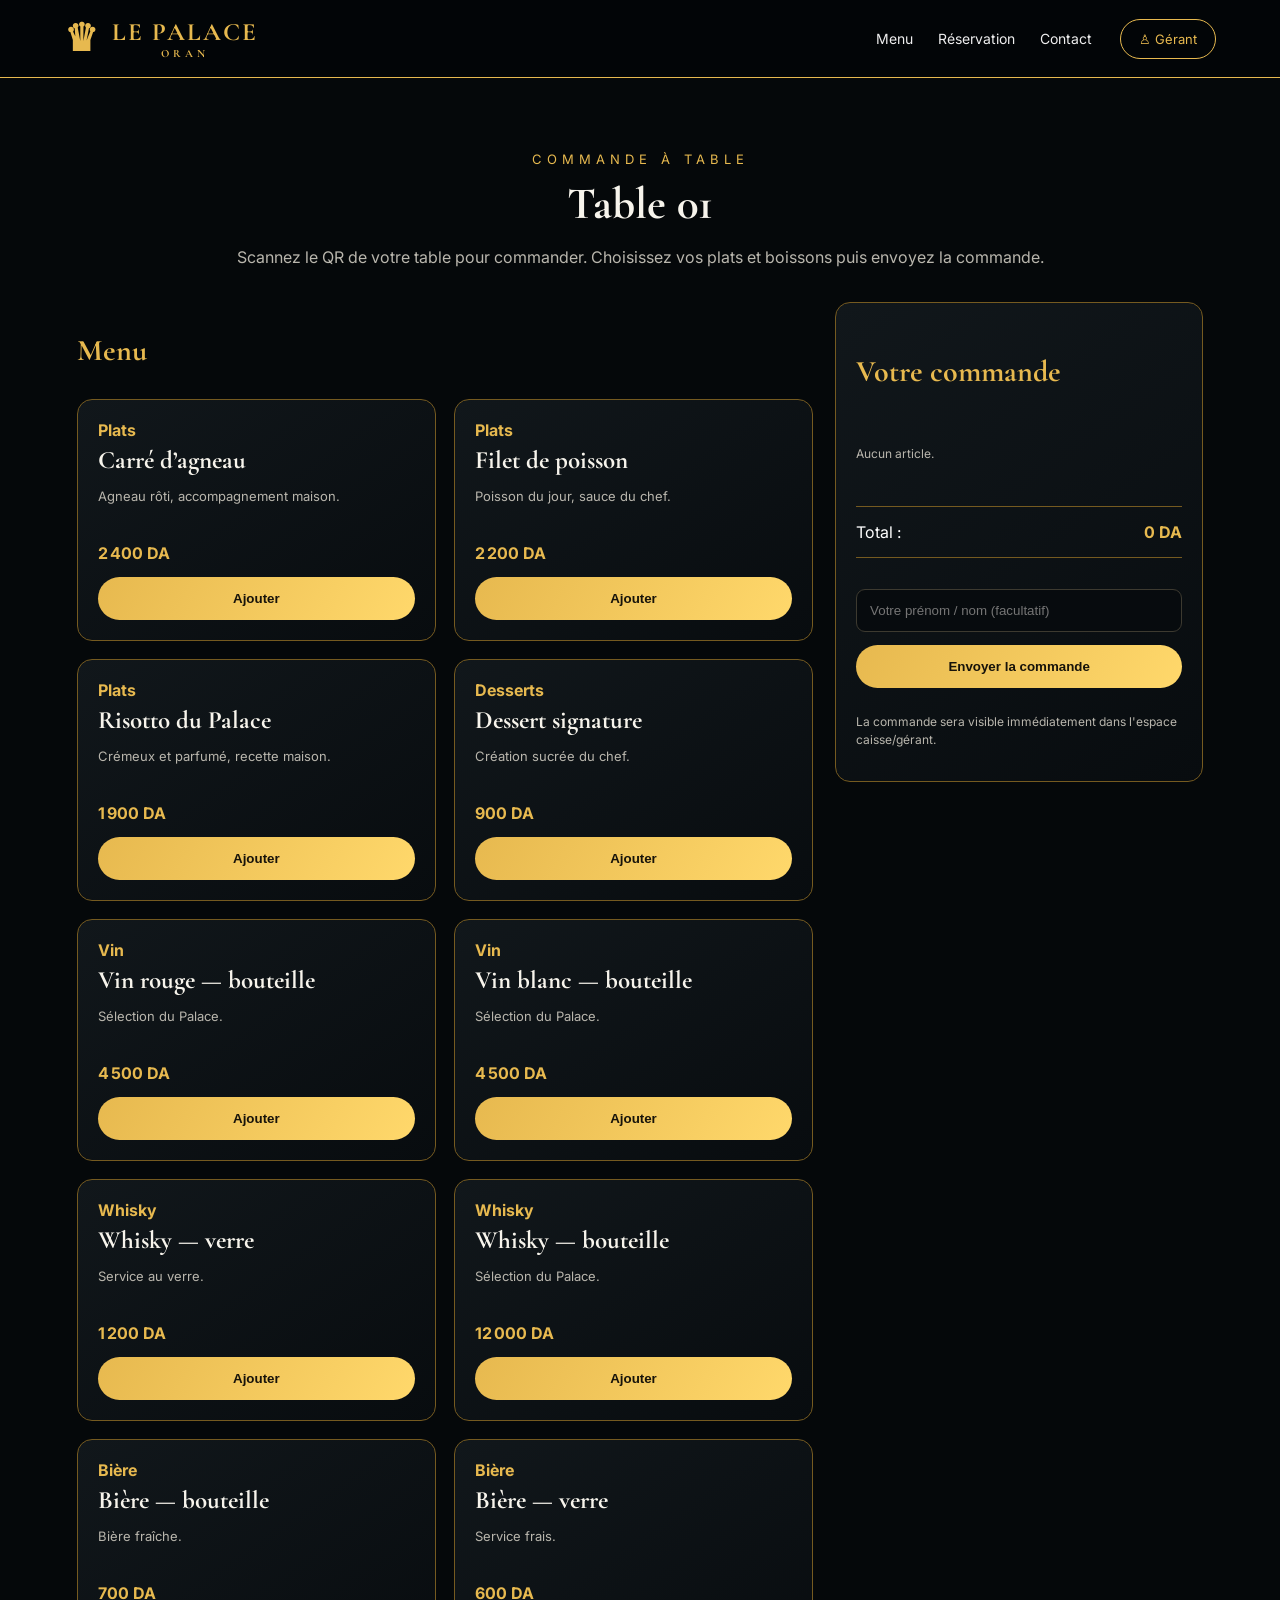
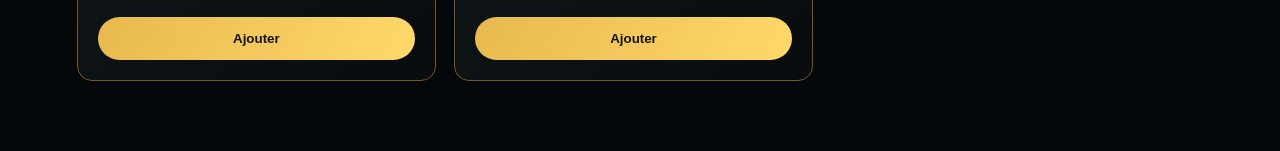
<file: table.html>
<!doctype html><html lang="fr"><head><meta charset="utf-8"><meta name="viewport" content="width=device-width,initial-scale=1"><title>Commander à table — Le Palace Oran</title><link rel="stylesheet" href="style.css"></head><body>
<header class="nav"><a class="brand" href="index.html"><span class="crown">♛</span><span>LE PALACE<small>ORAN</small></span></a><nav><a href="index.html#menu">Menu</a><a href="index.html#reservation">Réservation</a><a href="index.html#contact">Contact</a></nav><a class="login" href="caisse/index.html">♙ Gérant</a></header>
<main class="section"><div class="section-head"><span>COMMANDE À TABLE</span><h2 id="tableTitle">Votre table</h2><p>Scannez le QR de votre table pour commander. Choisissez vos plats et boissons puis envoyez la commande.</p></div>
<div class="order-layout"><section><h3 class="gold-title">Menu</h3><div id="menuGrid" class="cards"></div></section><aside class="panel cart"><h3 class="gold-title">Votre commande</h3><div id="cart"></div><div class="cart-total">Total : <strong id="total">0 DA</strong></div><input id="clientName" placeholder="Votre prénom / nom (facultatif)"><button class="btn gold" id="send">Envoyer la commande</button><p class="small-note">La commande sera visible immédiatement dans l'espace caisse/gérant.</p></aside></div></main>
<script src="table.js"></script></body></html>
</file>
<file: style.css>
@import url('https://fonts.googleapis.com/css2?family=Cormorant+Garamond:wght@500;600;700&family=Inter:wght@400;500;600;700&family=Parisienne&display=swap');
:root{--bg:#05080a;--panel:#0b1014;--gold:#e7b94f;--gold2:#ffd86b;--text:#f7f4ec;--muted:#b9b6ad;--line:#806323}
*{box-sizing:border-box}html{scroll-behavior:smooth}body{margin:0;background:var(--bg);color:var(--text);font-family:Inter,Arial,sans-serif}.nav{height:78px;display:flex;align-items:center;gap:28px;padding:0 5%;position:sticky;top:0;z-index:10;background:rgba(3,6,8,.96);border-bottom:1px solid var(--gold)}.brand{display:flex;align-items:center;gap:12px;color:var(--gold);text-decoration:none;font-family:"Cormorant Garamond",serif;font-size:25px;font-weight:700;letter-spacing:2px}.brand small,.footer-brand small{display:block;font-size:11px;text-align:center;letter-spacing:4px}.crown{font-size:38px}.nav nav{display:flex;gap:25px;margin-left:auto}.nav nav a{color:#eee;text-decoration:none;font-size:14px}.nav nav a:hover,.nav nav .active{color:var(--gold)}.login{border:1px solid var(--gold);border-radius:30px;padding:11px 18px;color:var(--gold);text-decoration:none;font-size:13px}.hero{min-height:530px;background:url("assets/facade-originale.jpg") center/cover;position:relative;display:flex;align-items:center}.hero-overlay{position:absolute;inset:0;background:linear-gradient(90deg,rgba(0,0,0,.9) 0%,rgba(0,0,0,.63) 43%,rgba(0,0,0,.08) 100%)}.hero-content{position:relative;z-index:1;max-width:720px;padding:70px 6%}.eyebrow,.section-head>span{color:var(--gold);letter-spacing:5px;font-size:13px}.sub{margin:18px 0;color:var(--gold);letter-spacing:5px;font-family:"Cormorant Garamond";font-size:19px}.hero h1{font:700 clamp(42px,5vw,68px)/.93 "Cormorant Garamond";margin:0}.hero h1 span{color:var(--gold)}.script{font:40px Parisienne,cursive;margin:20px 0 8px}.script b{color:var(--gold)}.hero p{max-width:580px;color:#eee;line-height:1.6}.actions{display:flex;gap:16px;flex-wrap:wrap;margin-top:24px}.btn{display:inline-block;padding:14px 22px;border:1px solid var(--gold);border-radius:30px;color:var(--gold);background:transparent;text-decoration:none;cursor:pointer}.btn.gold{background:linear-gradient(120deg,var(--gold),var(--gold2));color:#17130a;border:0;font-weight:700}.features{display:grid;grid-template-columns:repeat(5,1fr);gap:0;border-bottom:1px solid #6c541d;background:#070b0e}.features div{padding:22px 15px;text-align:center;border-right:1px solid #4e401e;color:var(--gold);font-size:22px}.features strong{display:block;font-size:13px;color:#fff;margin-top:7px}.features small{display:block;font-size:11px;color:var(--muted);margin-top:4px}.section{padding:70px 6%;max-width:1400px;margin:auto}.section-head{text-align:center;margin-bottom:35px}.section-head.left{text-align:left}.section-head h2{font:700 45px "Cormorant Garamond";margin:8px 0}.section-head p{color:var(--muted)}.cards{display:grid;grid-template-columns:repeat(4,1fr);gap:18px}.menu-card,.panel,.order-box{background:linear-gradient(145deg,#11171b,#080c0f);border:1px solid #755a20;border-radius:15px;padding:20px}.menu-card h3{font-family:"Cormorant Garamond";font-size:25px;margin:5px 0}.menu-card p{color:var(--muted);min-height:42px;font-size:13px}.price{color:var(--gold);font-weight:700}.split{display:grid;grid-template-columns:1fr 1fr;gap:50px;align-items:center}.panel{display:grid;gap:13px}.panel input,.panel textarea{width:100%;background:#070b0e;border:1px solid #3d3a30;color:#fff;border-radius:9px;padding:13px}.panel textarea{min-height:100px}.row{display:grid;grid-template-columns:1fr 1fr;gap:10px}.phone{color:var(--gold)}.notice{color:var(--gold);border-left:3px solid var(--gold);padding-left:12px}.order-box{display:flex;justify-content:space-between;align-items:center;gap:20px}.order-box h3{font:700 28px "Cormorant Garamond"}.gallery{display:grid;grid-template-columns:2fr 1fr 1fr;gap:15px}.gallery-photo{position:relative;min-height:250px;border-radius:14px;overflow:hidden;border:1px solid #755a20}.gallery-photo img{width:100%;height:100%;display:block;object-fit:cover}.gallery-photo span{position:absolute;left:14px;bottom:14px;background:rgba(0,0,0,.72);border:1px solid #755a20;color:var(--gold);padding:8px 12px;border-radius:20px;font-size:12px}.gallery-card{min-height:250px;width:100%;border-radius:14px;border:1px solid #755a20;object-fit:cover}.gallery-card{display:grid;place-items:center;text-align:center;background:linear-gradient(145deg,#15110b,#080a0b);font:700 28px "Cormorant Garamond";color:var(--gold)}.gallery-card small{font:14px Inter;color:#fff}.music{font-size:55px}.contact-grid{display:grid;grid-template-columns:repeat(3,1fr);gap:15px}.contact-grid>div{padding:24px;border:1px solid #3e351f;border-radius:12px}.contact-grid b{color:var(--gold)}footer{border-top:1px solid #6c541d;padding:30px 6%;display:flex;justify-content:space-between;gap:20px;flex-wrap:wrap;color:var(--muted);font-size:12px}.footer-brand{font:700 24px "Cormorant Garamond";color:var(--gold)}@media(max-width:900px){.nav{height:auto;min-height:72px;flex-wrap:wrap;padding:12px 4%}.nav nav{order:3;width:100%;overflow:auto;padding-bottom:5px}.features{grid-template-columns:1fr 1fr}.cards{grid-template-columns:1fr 1fr}.split{grid-template-columns:1fr}.gallery{grid-template-columns:1fr}.contact-grid{grid-template-columns:1fr}}@media(max-width:560px){.cards{grid-template-columns:1fr}.hero{min-height:620px}.hero-content{padding:55px 6%}.hero h1{font-size:43px}.features{grid-template-columns:1fr}.nav nav{gap:16px}.nav nav a{white-space:nowrap}.login{display:none}}
.gold-title{font:700 30px "Cormorant Garamond";color:var(--gold)}.order-layout{display:grid;grid-template-columns:2fr 1fr;gap:22px}.order-layout section{padding:0}.order-layout .cards{grid-template-columns:repeat(2,1fr)}.menu-card .add{margin-top:14px;width:100%}.cart{position:sticky;top:95px;height:max-content}.cart-line{display:grid;grid-template-columns:1fr auto auto auto;gap:6px;align-items:center;border-bottom:1px solid #2b2922;padding:10px 0;font-size:13px}.cart-line button{background:#111;color:var(--gold);border:1px solid #55451d;border-radius:6px}.cart-total{margin:18px 0;padding:15px 0;border-top:1px solid #755a20;border-bottom:1px solid #755a20;color:#fff}.cart-total strong{color:var(--gold);float:right}.small-note{font-size:12px;color:var(--muted);line-height:1.5}@media(max-width:900px){.order-layout{grid-template-columns:1fr}.order-layout .cards{grid-template-columns:1fr}.cart{position:static}}
</file>
